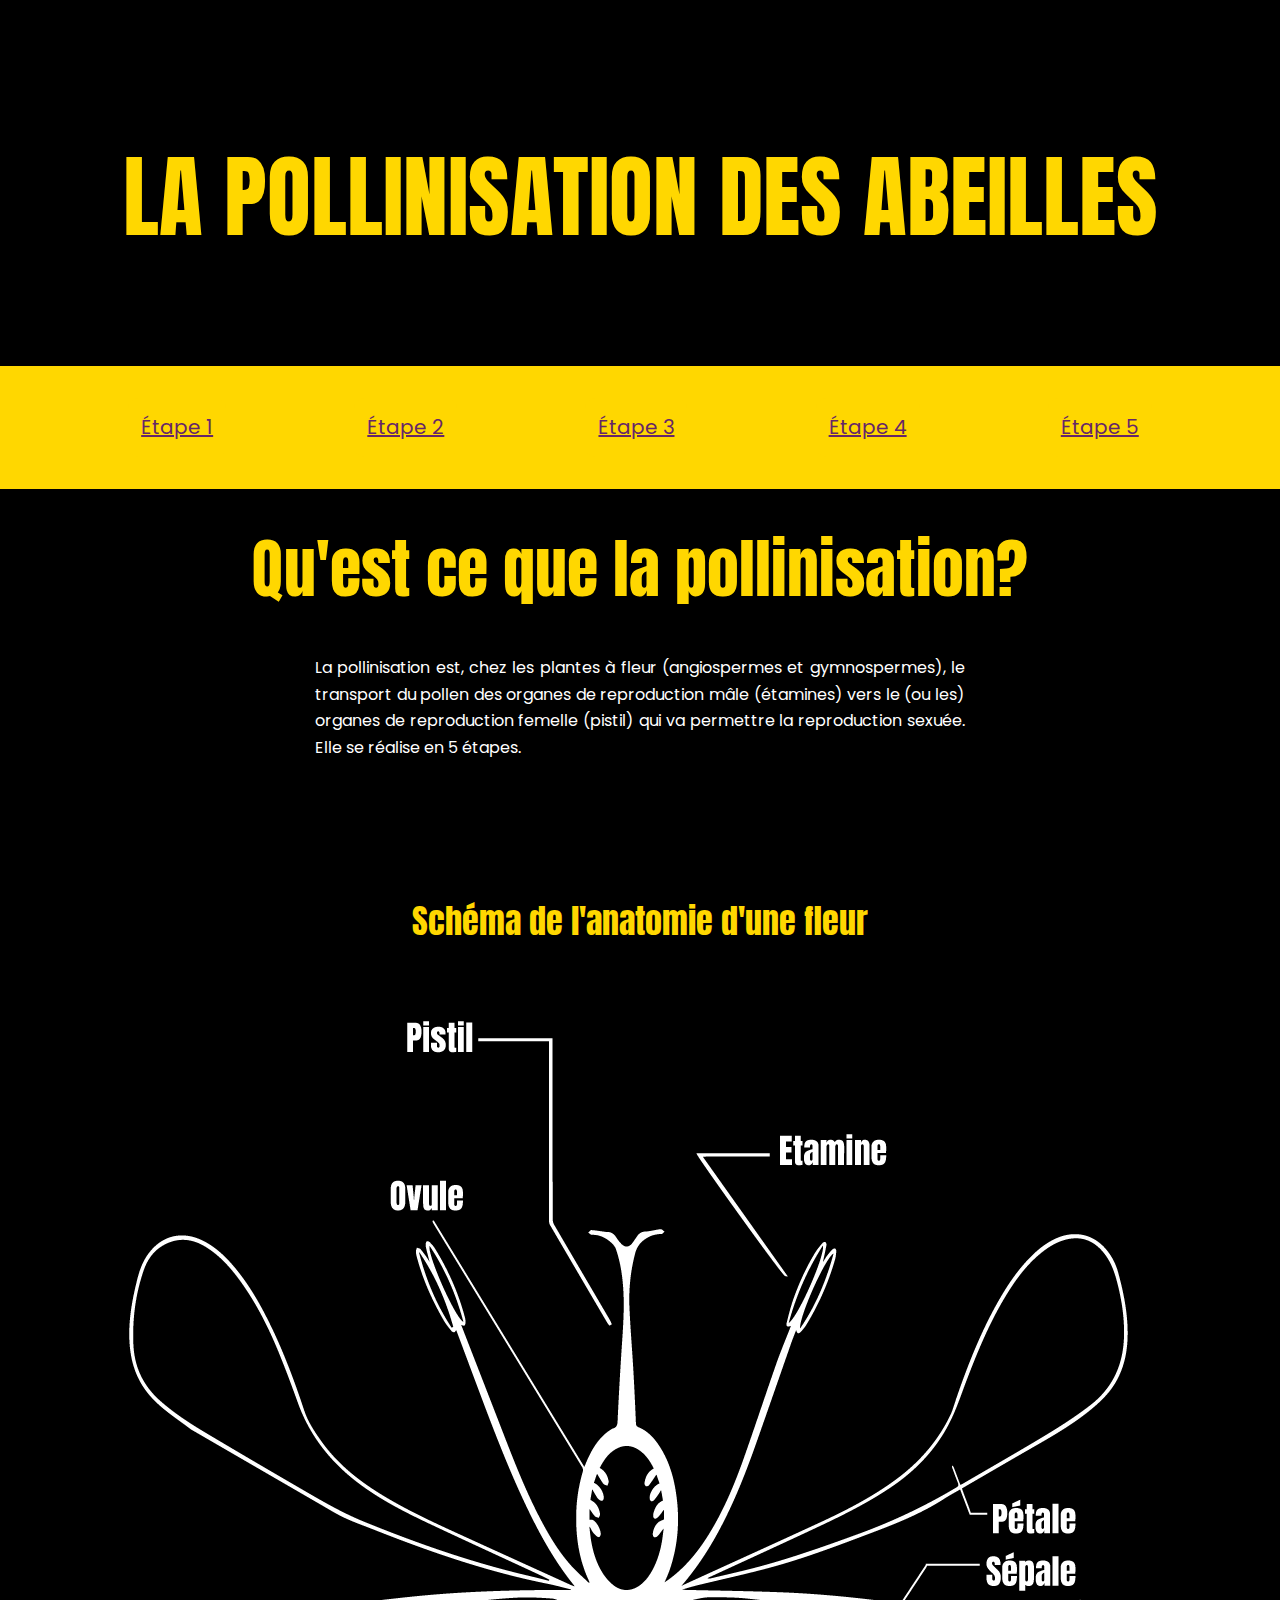
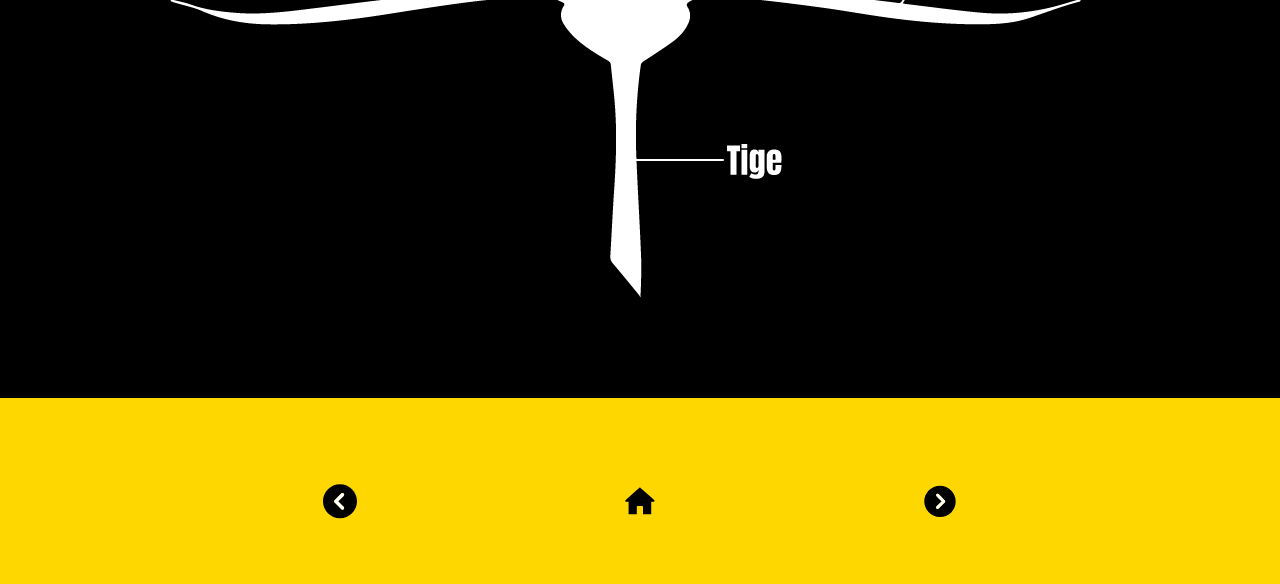
<file: index.html>
<!DOCTYPE html>
<html lang="fr" dir="ltr">
  <head>
    <meta charset="utf-8">
    <title>BEES</title>
    <link rel="stylesheet" href="css/reset.css">
    <link rel="stylesheet" href="css/typo.css">
    <link rel="stylesheet" href="css/master.css">
  </head>

  <body>

    <header>

      <div class="titre">
        <h1>LA POLLINISATION DES ABEILLES</h1>
      </div>

        <nav id="main-navigation">

        <ul>
          <li><a href="etape1.html"class="click-button">Étape 1</a></li>
          <li><a href="etape2.html"class="click-button">Étape 2</a></li>
          <li><a href="etape3.html"class="click-button">Étape 3</a></li>
          <li><a href="etape4.html"class="click-button">Étape 4</a></li>
          <li><a href="etape5.html"class="click-button">Étape 5</a></li>
        </ul>

      </nav>

    </header>

    <article class="main-content">

      <h2>Qu'est ce que la pollinisation?</h2>

      <div class="texte">

        <p>La pollinisation est, chez les plantes à fleur (angiospermes et gymnospermes), le transport du pollen des organes de reproduction mâle (étamines) vers le (ou les) organes de reproduction femelle (pistil) qui va permettre la reproduction sexuée. Elle se réalise en 5 étapes.</p>

      </div>

      <h3>Schéma de l'anatomie d'une fleur</h3>

      <div class="images">

          <div class="schema">
          <img src="images/schema.png" alt="anatomie de la fleur">
          </div>

      </div>


    </article>

    <footer>

      <nav id="footer-navigation">

        <ul>
          <li> <a href="etape5.html"><img src="images/previous.svg" alt="image" height="50%" width="50%"></a></li>
          <li> <a href="index.html"><img src="images/home.svg" alt="image" height="50%" width="50%"></a></li>
          <li> <a href="etape1.html"><img src="images/next.svg" alt="image" height="50%" width="50%"></a></li>
        </ul>

      </nav>

    </footer>

  </body>

</html>
</file>
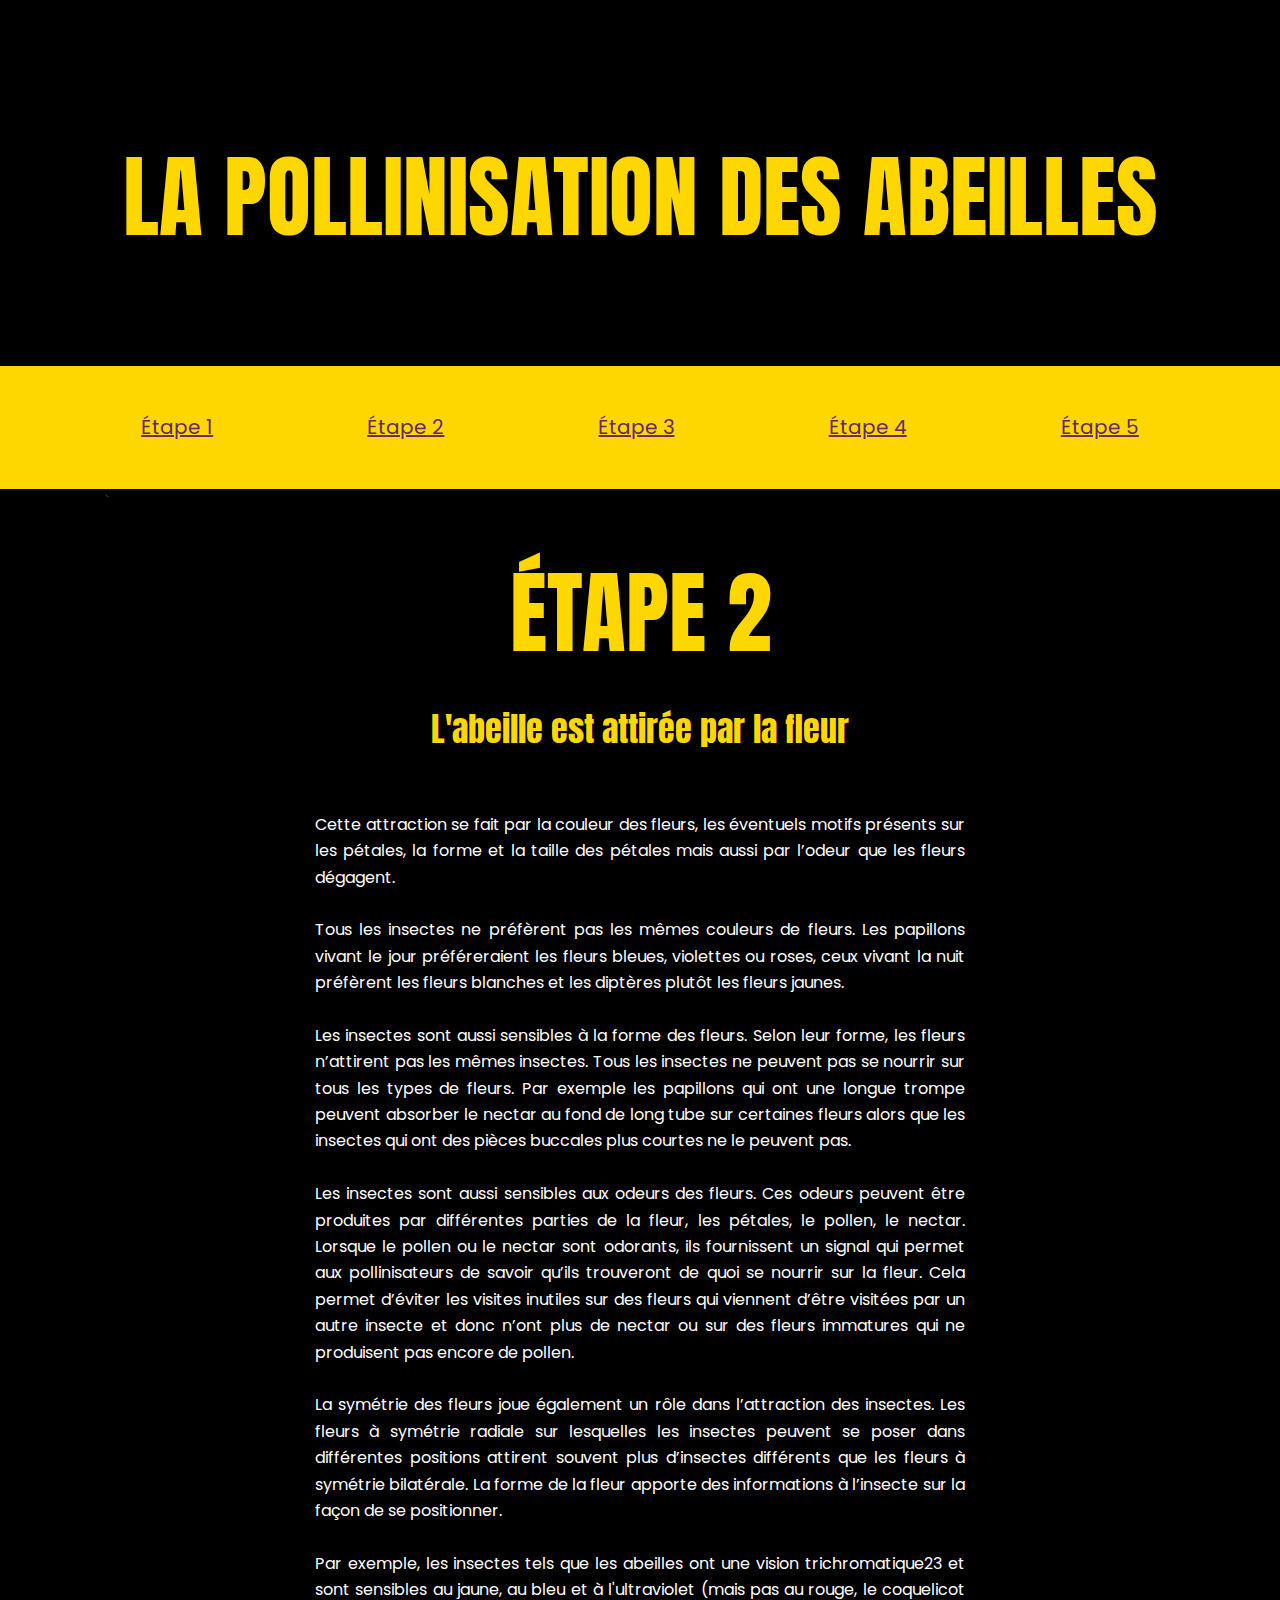
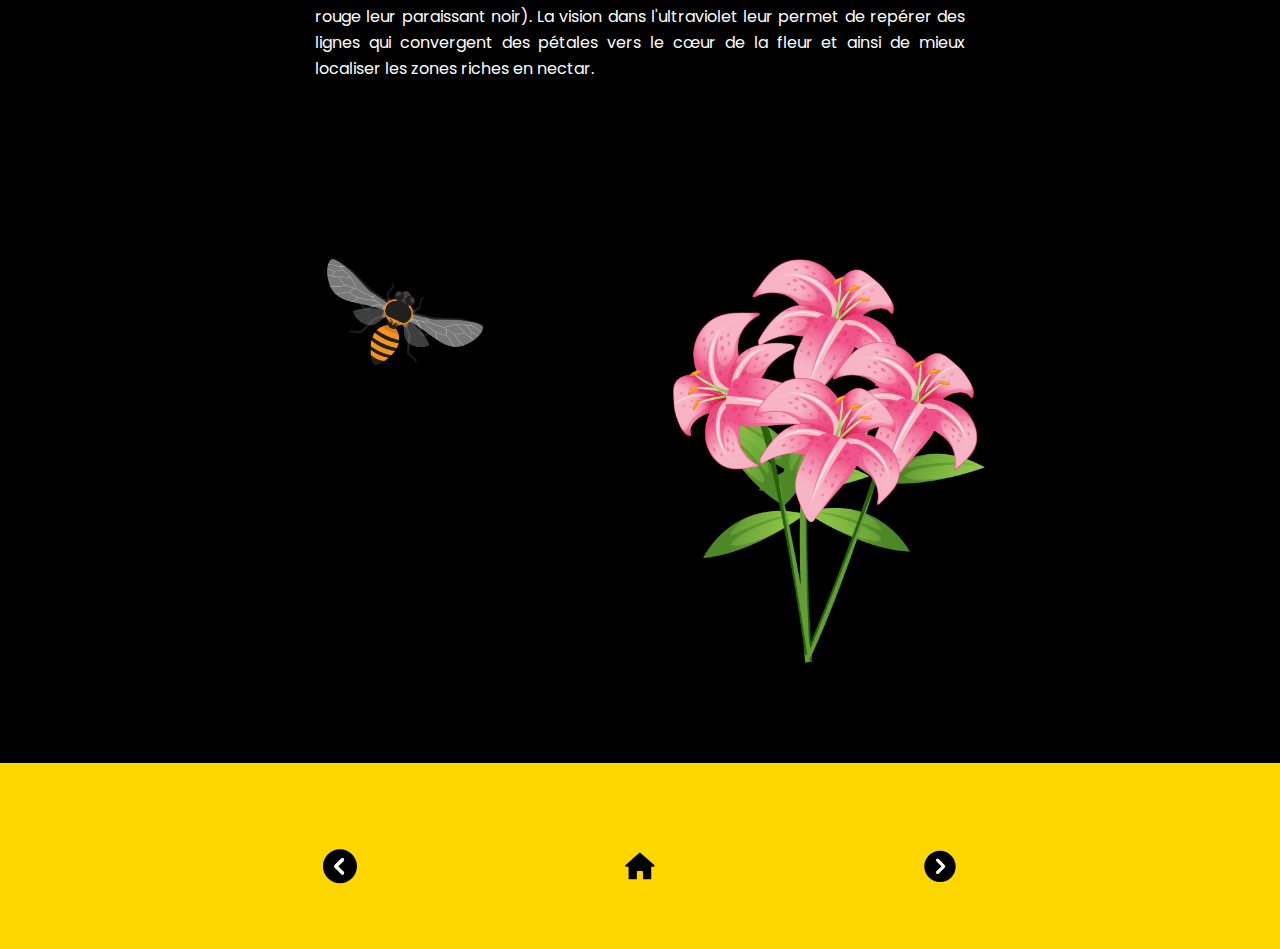
<file: etape2.html>
<!DOCTYPE html>
<html lang="fr" dir="ltr">
  <head>
    <meta charset="utf-8">
    <title>BEES</title>
    <link rel="stylesheet" href="css/reset.css">
    <link rel="stylesheet" href="css/typo.css">
    <link rel="stylesheet" href="css/master.css">
  </head>

  <body>

    <header>

      <div class="titre">
        <h1>LA POLLINISATION DES ABEILLES</h1>
      </div>

      <nav id="main-navigation">

      <ul>
        <li><a href="etape1.html"class="click-button">Étape 1</a></li>
        <li><a href="etape2.html"class="click-button">Étape 2</a></li>
        <li><a href="etape3.html"class="click-button">Étape 3</a></li>
        <li><a href="etape4.html"class="click-button">Étape 4</a></li>
        <li><a href="etape5.html"class="click-button">Étape 5</a></li>
      </ul>

    </nav>
    </header>

    <article class="main-content">`

      <h1>ÉTAPE 2</h1>
      <h3>L'abeille est attirée par la fleur</h3>

      <div class="content text-right">

      <p>Cette attraction se fait par la couleur des fleurs, les éventuels motifs présents sur les pétales, la forme et la taille des pétales mais aussi par l’odeur que les fleurs dégagent. <br><br>
      Tous les insectes ne préfèrent pas les mêmes couleurs de fleurs. Les papillons vivant le jour préféreraient les fleurs bleues, violettes ou roses, ceux vivant la nuit préfèrent les fleurs blanches et les diptères plutôt les fleurs jaunes.<br><br>
      Les insectes sont aussi sensibles à la forme des fleurs. Selon leur forme, les fleurs n’attirent pas les mêmes insectes. Tous les insectes ne peuvent pas se nourrir sur tous les types de fleurs. Par exemple les papillons qui ont une longue trompe peuvent absorber le nectar au fond de long tube sur certaines fleurs alors que les insectes qui ont des pièces buccales plus courtes ne le peuvent pas.<br><br>
      Les insectes sont aussi sensibles aux odeurs des fleurs. Ces odeurs peuvent être produites par différentes parties de la fleur, les pétales, le pollen, le nectar. Lorsque le pollen ou le nectar sont odorants, ils fournissent un signal qui permet aux pollinisateurs de savoir qu’ils trouveront de quoi se nourrir sur la fleur. Cela permet d’éviter les visites inutiles sur des fleurs qui viennent d’être visitées par un autre insecte et donc n’ont plus de nectar ou sur des fleurs immatures qui ne produisent pas encore de pollen.<br><br>
      La symétrie des fleurs joue également un rôle dans l’attraction des insectes. Les fleurs à symétrie radiale sur lesquelles les insectes peuvent se poser dans différentes positions attirent souvent plus d’insectes différents que les fleurs à symétrie bilatérale. La forme de la fleur apporte des informations à l’insecte sur la façon de se positionner.<br><br>
      Par exemple, les insectes tels que les abeilles ont une vision trichromatique23 et sont sensibles au jaune, au bleu et à l'ultraviolet (mais pas au rouge, le coquelicot rouge leur paraissant noir). La vision dans l'ultraviolet leur permet de repérer des lignes qui convergent des pétales vers le cœur de la fleur et ainsi de mieux localiser les zones riches en nectar.</p>

    </div>

  <div class="images">

    <img src="images/abeille.png" alt="anatomie de la fleur" width="15%" height="15%">
    <img src="images/fleur.png" alt="anatomie de la fleur" width="30%" height="30%">

  </div>

    </article>

    <footer>
      <nav id="footer-navigation">

        <ul>
          <li> <a href="etape1.html"><img src="images/previous.svg" alt="image" height="50%" width="50%"></a></li>
          <li> <a href="index.html"><img src="images/home.svg" alt="image" height="50%" width="50%"></a></li>
          <li> <a href="etape2.html"><img src="images/next.svg" alt="image" height="50%" width="50%"></a></li>
        </ul>

      </nav>
    </footer>
  </body>
</html>
</file>
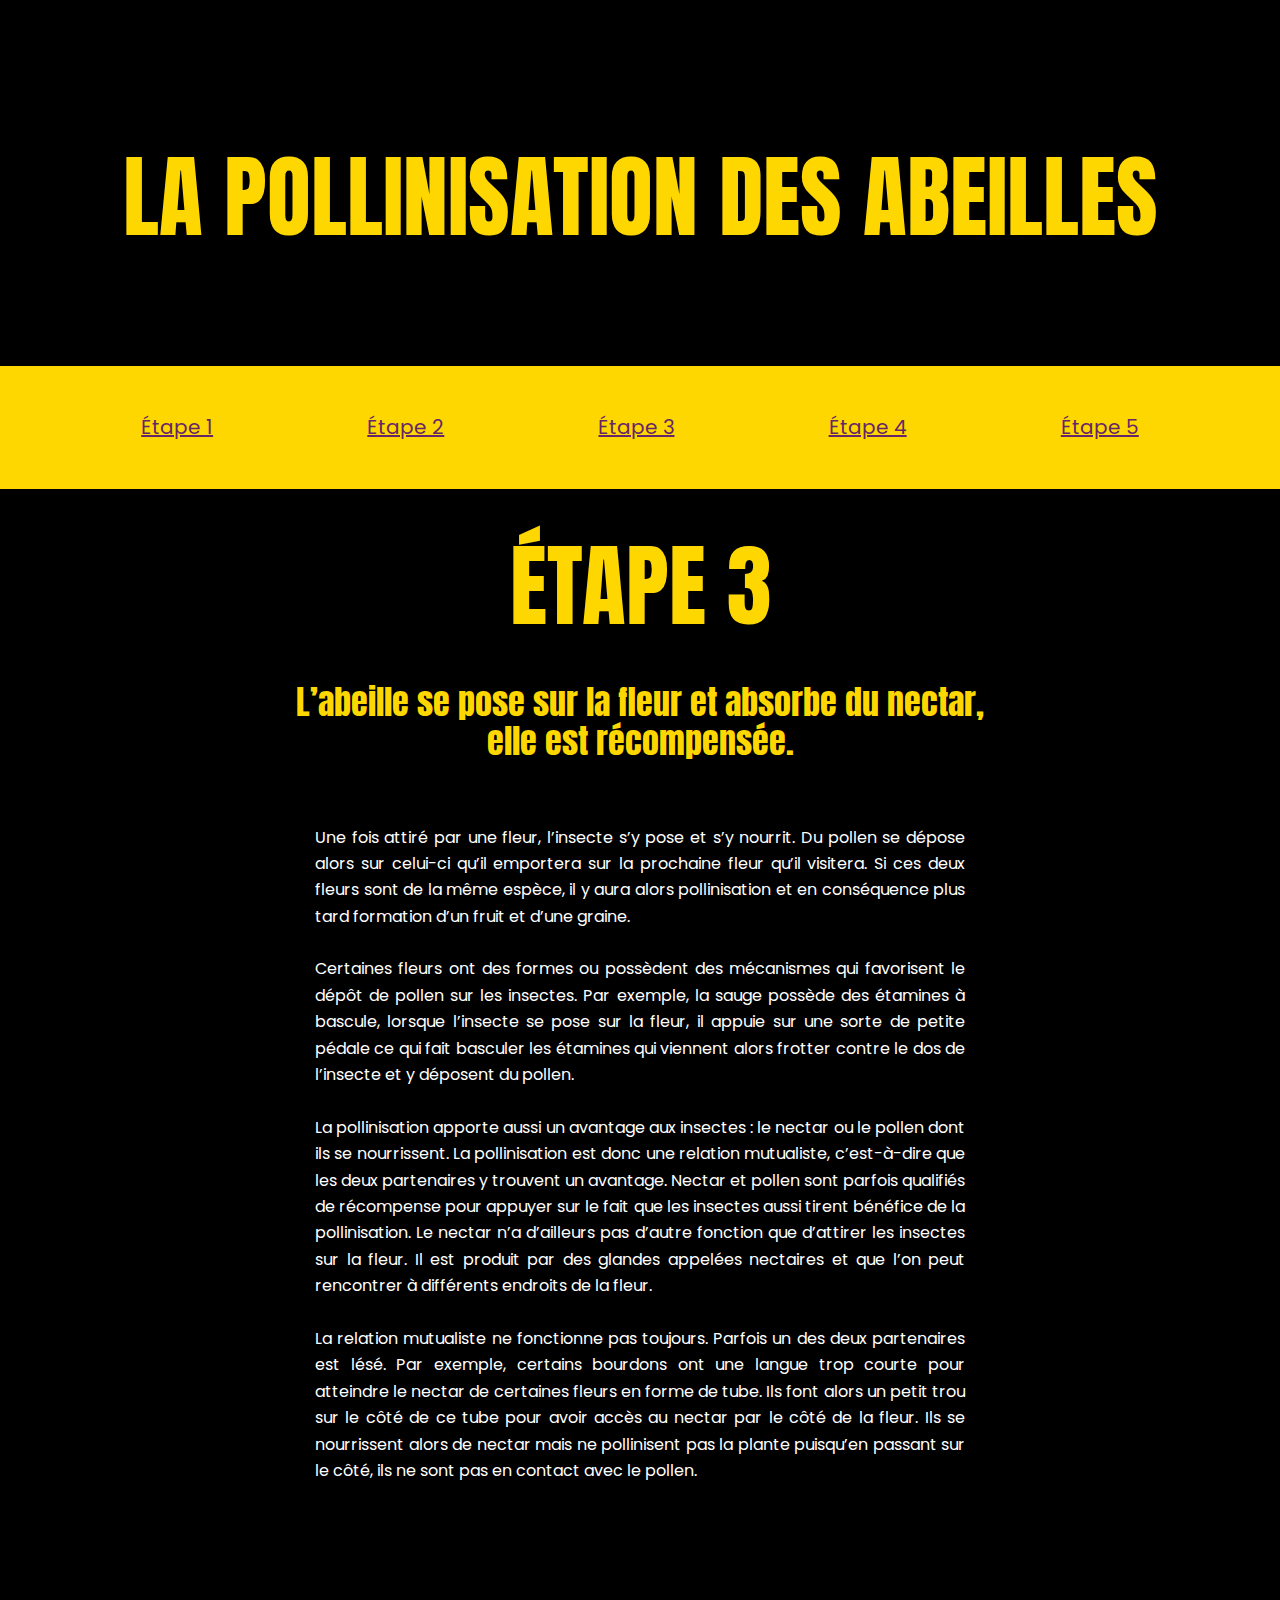
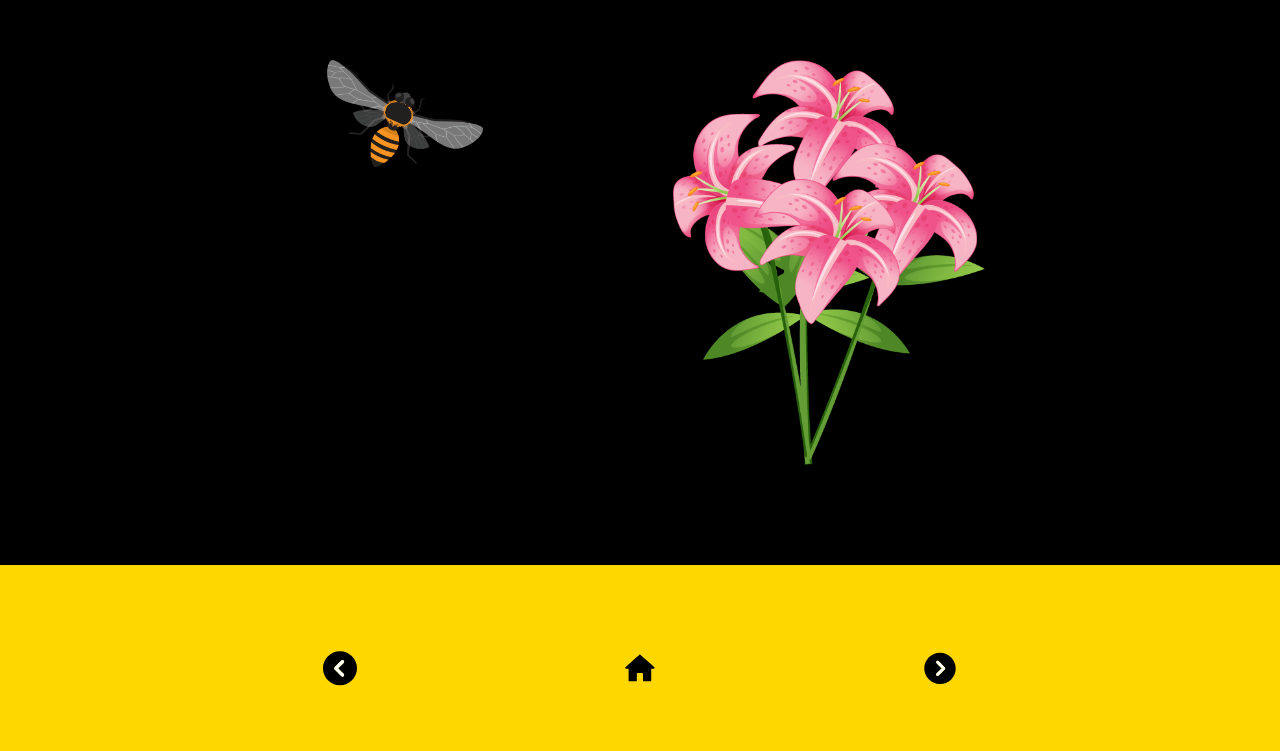
<file: etape3.html>
<!DOCTYPE html>
<html lang="fr" dir="ltr">
  <head>
    <meta charset="utf-8">
    <title>BEES</title>
    <link rel="stylesheet" href="css/reset.css">
    <link rel="stylesheet" href="css/typo.css">
    <link rel="stylesheet" href="css/master.css">
  </head>

  <body>

    <header>

      <div class="titre">
        <h1>LA POLLINISATION DES ABEILLES</h1>
      </div>

      <nav id="main-navigation">

      <ul>
        <li><a href="etape1.html"class="click-button">Étape 1</a></li>
        <li><a href="etape2.html"class="click-button">Étape 2</a></li>
        <li><a href="etape3.html"class="click-button">Étape 3</a></li>
        <li><a href="etape4.html"class="click-button">Étape 4</a></li>
        <li><a href="etape5.html"class="click-button">Étape 5</a></li>
      </ul>

    </nav>
    </header>

    <article class="main-content">

      <h1>ÉTAPE 3</h1>
      <h3>L’abeille se pose sur la fleur et absorbe du nectar,<br> elle est récompensée.</h3>

      <div class="content text-right">

      <p>Une fois attiré par une fleur, l’insecte s’y pose et s’y nourrit. Du pollen se dépose alors sur celui-ci qu’il emportera sur la prochaine fleur qu’il visitera. Si ces deux fleurs sont de la même espèce, il y aura alors pollinisation et en conséquence plus tard formation d’un fruit et d’une graine. <br><br> Certaines fleurs ont des formes ou possèdent des mécanismes qui favorisent le dépôt de pollen sur les insectes. Par exemple, la sauge possède des étamines à bascule, lorsque l’insecte se pose sur la fleur, il appuie sur une sorte de petite pédale ce qui fait basculer les étamines qui viennent alors frotter contre le dos de l’insecte et y déposent du pollen. <br><br> La pollinisation apporte aussi un avantage aux insectes : le nectar ou le pollen dont ils se nourrissent. La pollinisation est donc une relation mutualiste, c’est-à-dire que les deux partenaires y trouvent un avantage. Nectar et pollen sont parfois qualifiés de récompense pour appuyer sur le fait que les insectes aussi tirent bénéfice de la pollinisation. Le nectar n’a d’ailleurs pas d’autre fonction que d’attirer les insectes sur la fleur. Il est produit par des glandes appelées nectaires et que l’on peut rencontrer à différents endroits de la fleur. <br><br> La relation mutualiste ne fonctionne pas toujours. Parfois un des deux partenaires est lésé. Par exemple, certains bourdons ont une langue trop courte pour atteindre le nectar de certaines fleurs en forme de tube. Ils font alors un petit trou sur le côté de ce tube pour avoir accès au nectar par le côté de la fleur. Ils se nourrissent alors de nectar mais ne pollinisent pas la plante puisqu’en passant sur le côté, ils ne sont pas en contact avec le pollen. </p>

    </div>

    <div class="images">

      <img src="images/abeille.png" alt="anatomie de la fleur" width="15%" height="15%">
      <img src="images/fleur.png" alt="anatomie de la fleur" width="30%" height="30%">


    </div>

    </article>

    <footer>
      <nav id="footer-navigation">

        <ul>
          <li> <a href="etape2.html"><img src="images/previous.svg" alt="image" height="50%" width="50%"></a></li>
          <li> <a href="index.html"><img src="images/home.svg" alt="image" height="50%" width="50%"></a></li>
          <li> <a href="etape4.html"><img src="images/next.svg" alt="image" height="50%" width="50%"></a></li>
        </ul>

      </nav>
    </footer>
  </body>
</html>
</file>
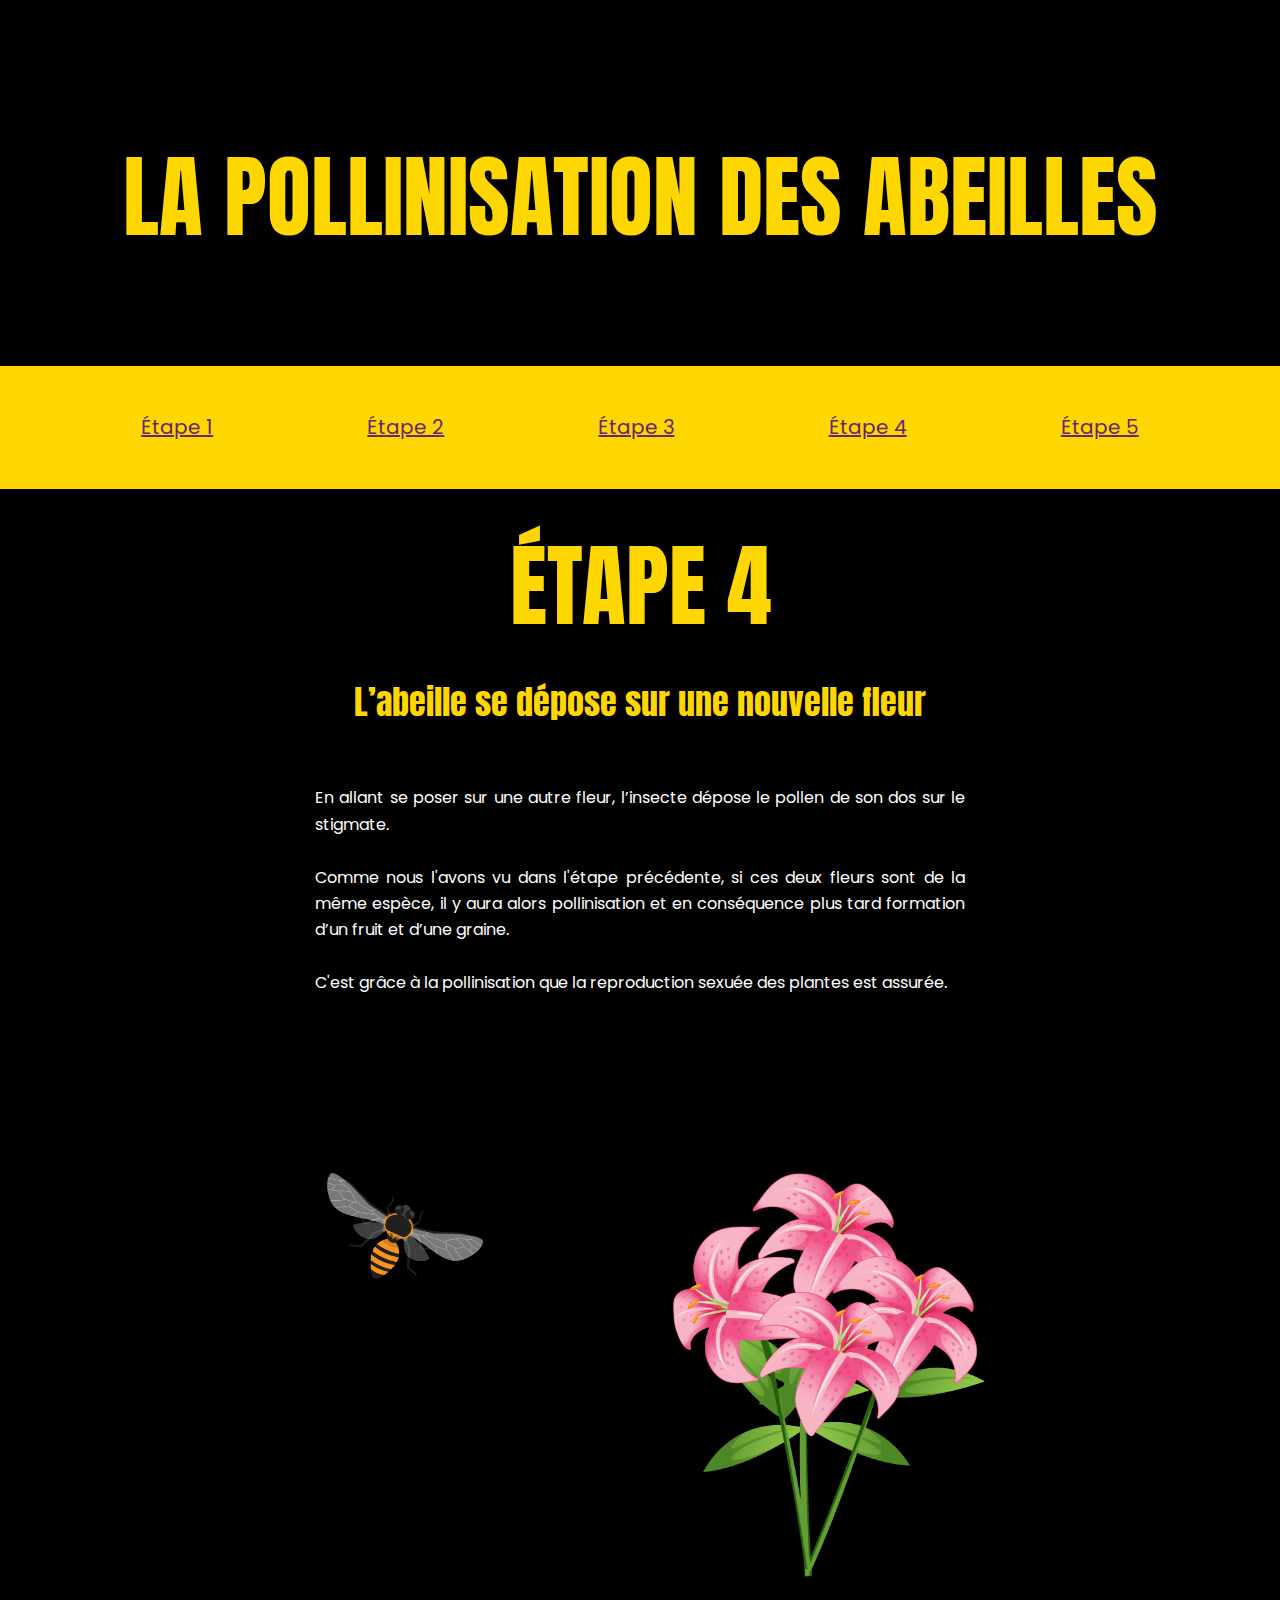
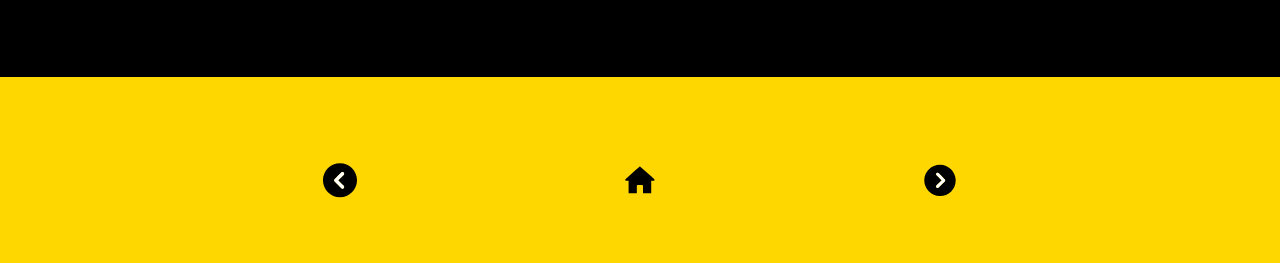
<file: etape4.html>
<!DOCTYPE html>
<html lang="fr" dir="ltr">
  <head>
    <meta charset="utf-8">
    <title>BEES</title>
    <link rel="stylesheet" href="css/reset.css">
    <link rel="stylesheet" href="css/typo.css">
    <link rel="stylesheet" href="css/master.css">
  </head>

  <body>

    <header>

      <div class="titre">
        <h1>LA POLLINISATION DES ABEILLES</h1>
      </div>

      <nav id="main-navigation">

      <ul>
        <li><a href="etape1.html"class="click-button">Étape 1</a></li>
        <li><a href="etape2.html"class="click-button">Étape 2</a></li>
        <li><a href="etape3.html"class="click-button">Étape 3</a></li>
        <li><a href="etape4.html"class="click-button">Étape 4</a></li>
        <li><a href="etape5.html"class="click-button">Étape 5</a></li>
      </ul>

    </nav>
    </header>
    <article class="main-content">
      <h1>ÉTAPE 4</h1>
      <h3>L’abeille se dépose sur une nouvelle fleur</h3>

      <div class="content text-right">

      <p>En allant se poser sur une autre fleur, l’insecte dépose le pollen de son dos sur le stigmate.<br> <br>
      Comme nous l'avons vu dans l'étape précédente, si ces deux fleurs sont de la même espèce, il y aura alors pollinisation et en conséquence plus tard formation d’un fruit et d’une graine. <br><br>C'est grâce à la pollinisation que la reproduction sexuée des plantes est assurée.</p>

    </div>

    <div class="images">

      <img src="images/abeille.png" alt="anatomie de la fleur" width="15%" height="15%">
      <img src="images/fleur.png" alt="anatomie de la fleur" width="30%" height="30%">

    </div>

    </article>

    <footer>
      <nav id="footer-navigation">

        <ul>
          <li> <a href="etape3.html"><img src="images/previous.svg" alt="image" height="50%" width="50%"></a></li>
          <li> <a href="index.html"><img src="images/home.svg" alt="image" height="50%" width="50%"></a></li>
          <li> <a href="etape5.html"><img src="images/next.svg" alt="image" height="50%" width="50%"></a></li>
        </ul>

      </nav>
    </footer>
  </body>
</html>
</file>
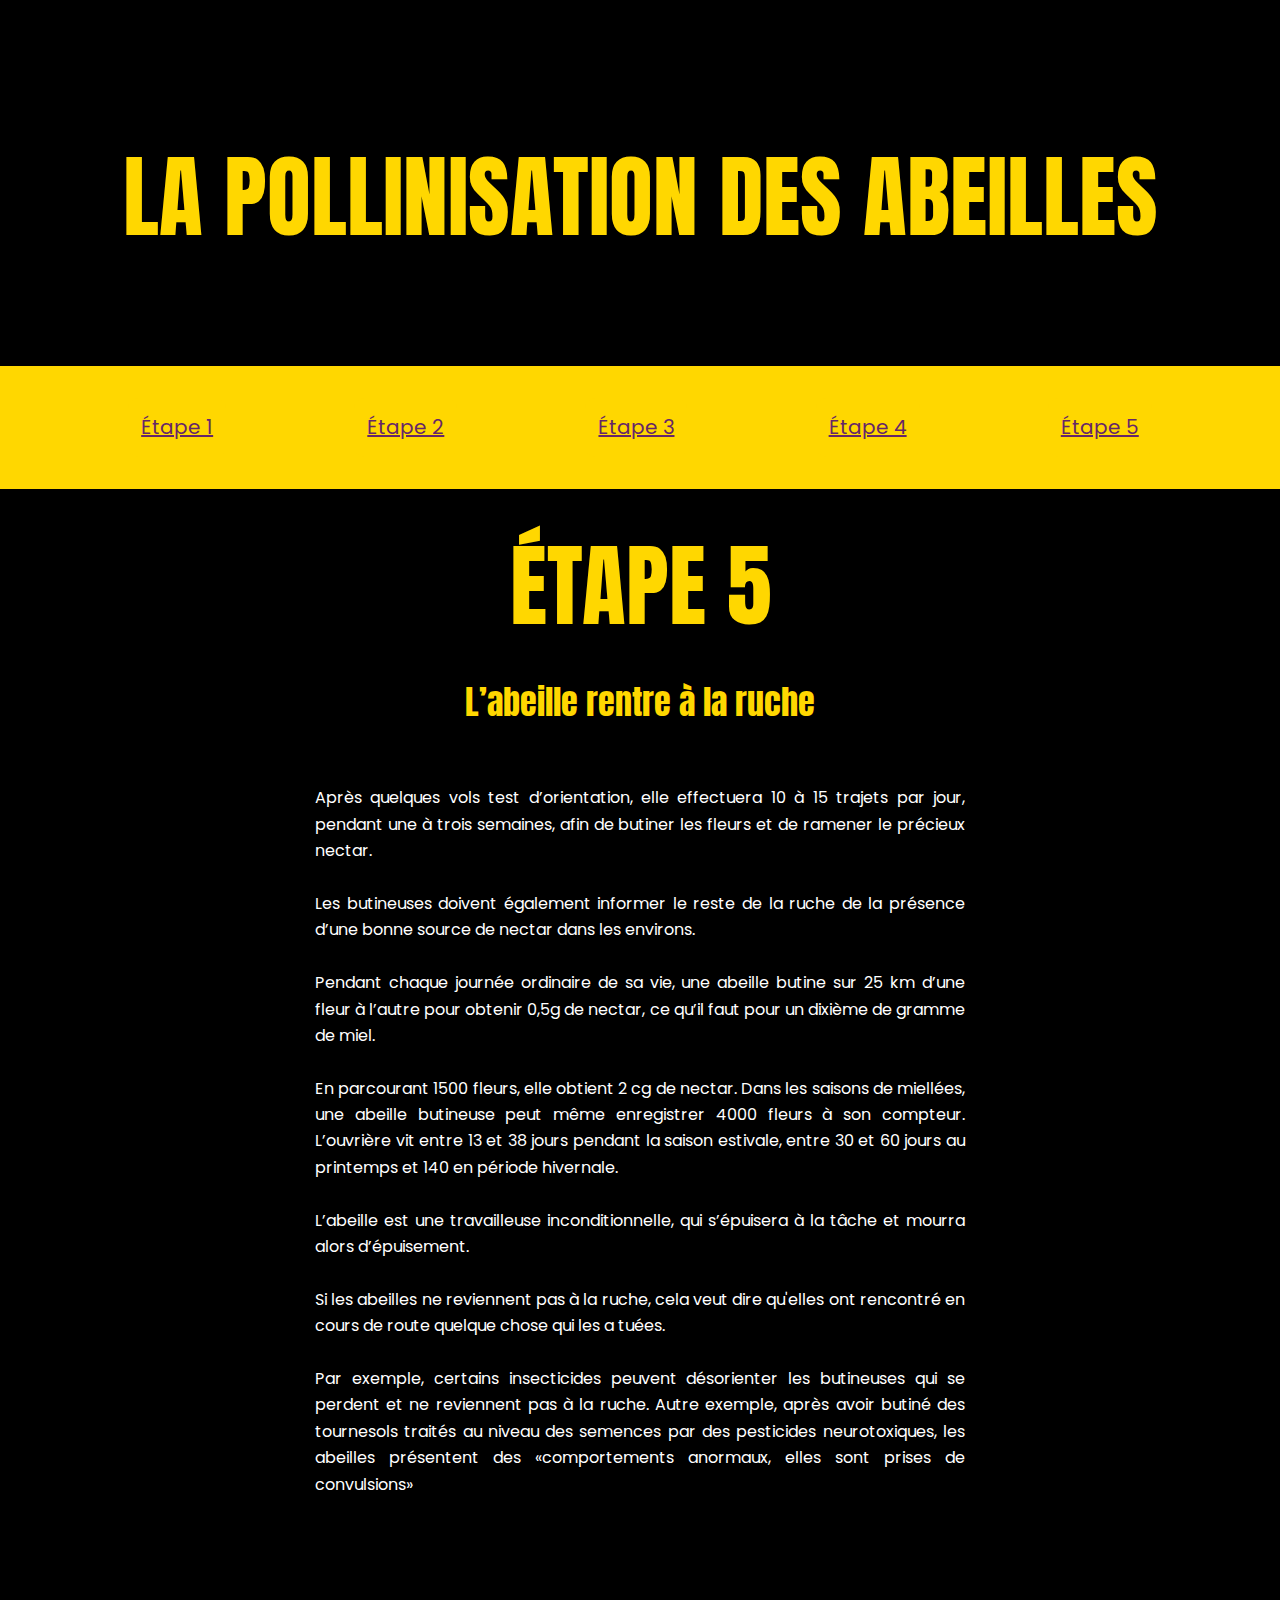
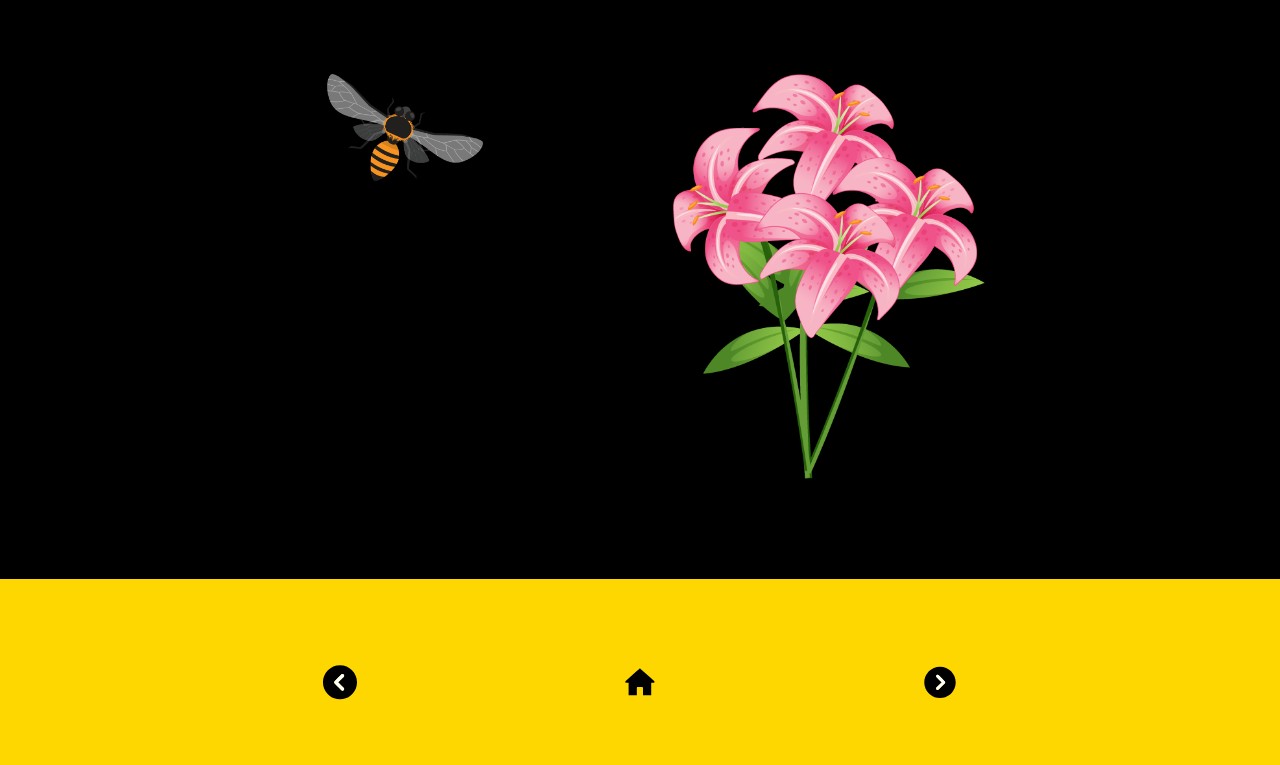
<file: etape5.html>
<!DOCTYPE html>
<html lang="fr" dir="ltr">
  <head>
    <meta charset="utf-8">
    <title>BEES</title>
    <link rel="stylesheet" href="css/reset.css">
    <link rel="stylesheet" href="css/typo.css">
    <link rel="stylesheet" href="css/master.css">
  </head>

  <body>

    <header>

      <div class="titre">
        <h1>LA POLLINISATION DES ABEILLES</h1>
      </div>

      <nav id="main-navigation">

      <ul>
        <li><a href="etape1.html"class="click-button">Étape 1</a></li>
        <li><a href="etape2.html"class="click-button">Étape 2</a></li>
        <li><a href="etape3.html"class="click-button">Étape 3</a></li>
        <li><a href="etape4.html"class="click-button">Étape 4</a></li>
        <li><a href="etape5.html"class="click-button">Étape 5</a></li>
      </ul>

    </nav>
    </header>
    <article class="main-content">
      <h1>ÉTAPE 5</h1>
      <h3>L’abeille rentre à la ruche</h3>

      <div class="content text-right">

      <p>Après quelques vols test d’orientation, elle effectuera 10 à 15 trajets par jour, pendant une à trois semaines, afin de butiner les fleurs et de ramener le précieux nectar. <br><br> Les butineuses doivent également informer le reste de la ruche de la présence d’une bonne source de nectar dans les environs. <br><br> Pendant chaque journée ordinaire de sa vie, une abeille butine sur 25 km d’une fleur à l’autre pour obtenir 0,5g de nectar, ce qu’il faut pour un dixième de gramme de miel. <br><br> En parcourant 1500 fleurs, elle obtient 2 cg de nectar. Dans les saisons de miellées, une abeille butineuse peut même enregistrer 4000 fleurs à son compteur. L’ouvrière vit entre 13 et 38 jours pendant la saison estivale, entre 30 et 60 jours au printemps et 140 en période hivernale. <br><br> L’abeille est une travailleuse inconditionnelle, qui s’épuisera à la tâche et mourra alors d’épuisement. <br><br>Si les abeilles ne reviennent pas à la ruche, cela veut dire qu'elles ont rencontré en cours de route quelque chose qui les a tuées. <br><br> Par exemple, certains insecticides peuvent désorienter les butineuses qui se perdent et ne reviennent pas à la ruche. Autre exemple, après avoir butiné des tournesols traités au niveau des semences par des pesticides neurotoxiques, les abeilles présentent des «comportements anormaux, elles sont prises de convulsions» </p>

    </div>

  <div class="images">

    <img src="images/abeille.png" alt="anatomie de la fleur" width="15%" height="15%">
    <img src="images/fleur.png" alt="anatomie de la fleur" width="30%" height="30%">

  </div>


    </article>

    <footer>
      <nav id="footer-navigation">

        <ul>
          <li> <a href="etape4.html"><img src="images/previous.svg" alt="image" height="50%" width="50%"></a></li>
          <li> <a href="index.html"><img src="images/home.svg" alt="image" height="50%" width="50%"></a></li>
          <li> <a href="index.html"><img src="images/next.svg" alt="image" height="50%" width="50%"></a></li>
        </ul>

      </nav>
    </footer>
  </body>
</html>
</file>
<file: css/typo.css>
@import url('https://fonts.googleapis.com/css2?family=Anton&family=Poppins:ital,wght@0,300;0,400;1,300&display=swap');

  html {font-size: 100%;} /*16px*/

  body {
    background-color: white;
    font-family: 'Poppins', sans-serif;
    font-weight: 400;
    line-height: 1.65;
    color: #333;
  }

  p {margin-bottom: 4em;}

  h1, h2, h3, h4, h5 {
    margin: 2.75rem 0 1.05rem;
    font-family: 'Anton', sans-serif;
    font-weight: 400;
    line-height: 1.15;
  }

  h1 {
    margin-top: 0.5em;
    font-size: 5.653em;
  }

  h2 {font-size: 3.998em;}

  h3 {font-size: 2.127em;}

  h4 {font-size: 1.999em;}

  h5 {font-size: 1.414em;}

  small, .text_small {font-size: 0.707em;}
</file>
<file: css/master.css>
body{
  background-color: black;
  display: flex;
  flex-direction: column;
  justify-content: space-between;
}

header {
  background-color: #FFD700;
  min-height:15vh;
}

.content video{
  display: flex;
  align-items: center;
  justify-content: space-evenly;
  flex-wrap: wrap;
  margin-left: 50px;
}

footer{
  background-color: #FFD700;
  min-height:15vh;
}

article{
  min-height: 70vh;
  margin-left: auto;
  margin-right: auto;
}

#main-content{
  display:flex;
  flex-wrap:wrap;
  justify-content: space-evenly;
  margin-top: 200px;
  margin-bottom: 200px;
}

#main-navigation ul{
  display: flex;
  justify-content: space-evenly;
  padding-top: 2em;
  padding-bottom: 2em;
}

#footer-navigation ul{
  display: flex;
  justify-content: center;
  padding-top: 5em;
}

#footer-navigation img{
  display: flex;
  justify-content: space-evenly;
  margin-left: auto;
  margin-right: auto;
  margin-top: auto;
  margin-bottom: auto;
}

nav a{
  color: black;
}

.click-button {
  display: inline-block;
  background: #FFD700;
  color: #662669;
  font-size: 20px;
  padding: 13px;
  border-radius: 10px;
  transition: 1.5s box-shadow ease-in;
}

.click-button:hover{
  background: black;
  color: #FFD700;
}

.click-picto {
  display: inline-block;
  background: #FFD700;
  color: #662669;
  padding: 2px;
  border-radius:7px;
  transition: 1.5s box-shadow ease-in;
}

.click-picto:hover{
  background: black;
  color: #FFD700;
}

.content{
  display: flex;
  flex-direction: row-reverse;
  justify-content: space-around;
  flex-wrap: wrap;
  margin-bottom: 2em;
  margin-top: 2em;
}

.content video{
  display: block;
  flex-basis: 650px;
}

p{
  flex-basis: 650px;
  padding: 2em;
  text-align: justify;
  color: white;
}

h1{
  text-align: center;
  color: #FFD700;
}

h2{
  text-align: center;
  color: #FFD700
}

h3{
  text-align: center;
  color: #FFD700
}

.titre{
  background: black;
  padding-top: 100px;
  padding-bottom: 100px;
}

.images{
  display:flex;
  flex-wrap:wrap;
  justify-content: space-evenly;
  margin-top: 80px;
  margin-bottom: 100px;
  margin-left: 2em;
}

.schema img{
  display: flex;
  justify-content: space-evenly;
  flex-wrap: wrap;
  max-width: 100%;
	height: auto
}

.texte{
  display: flex;
  align-items: center;
  justify-content: space-evenly;
  flex-wrap: wrap;
  height: auto
}
</file>
